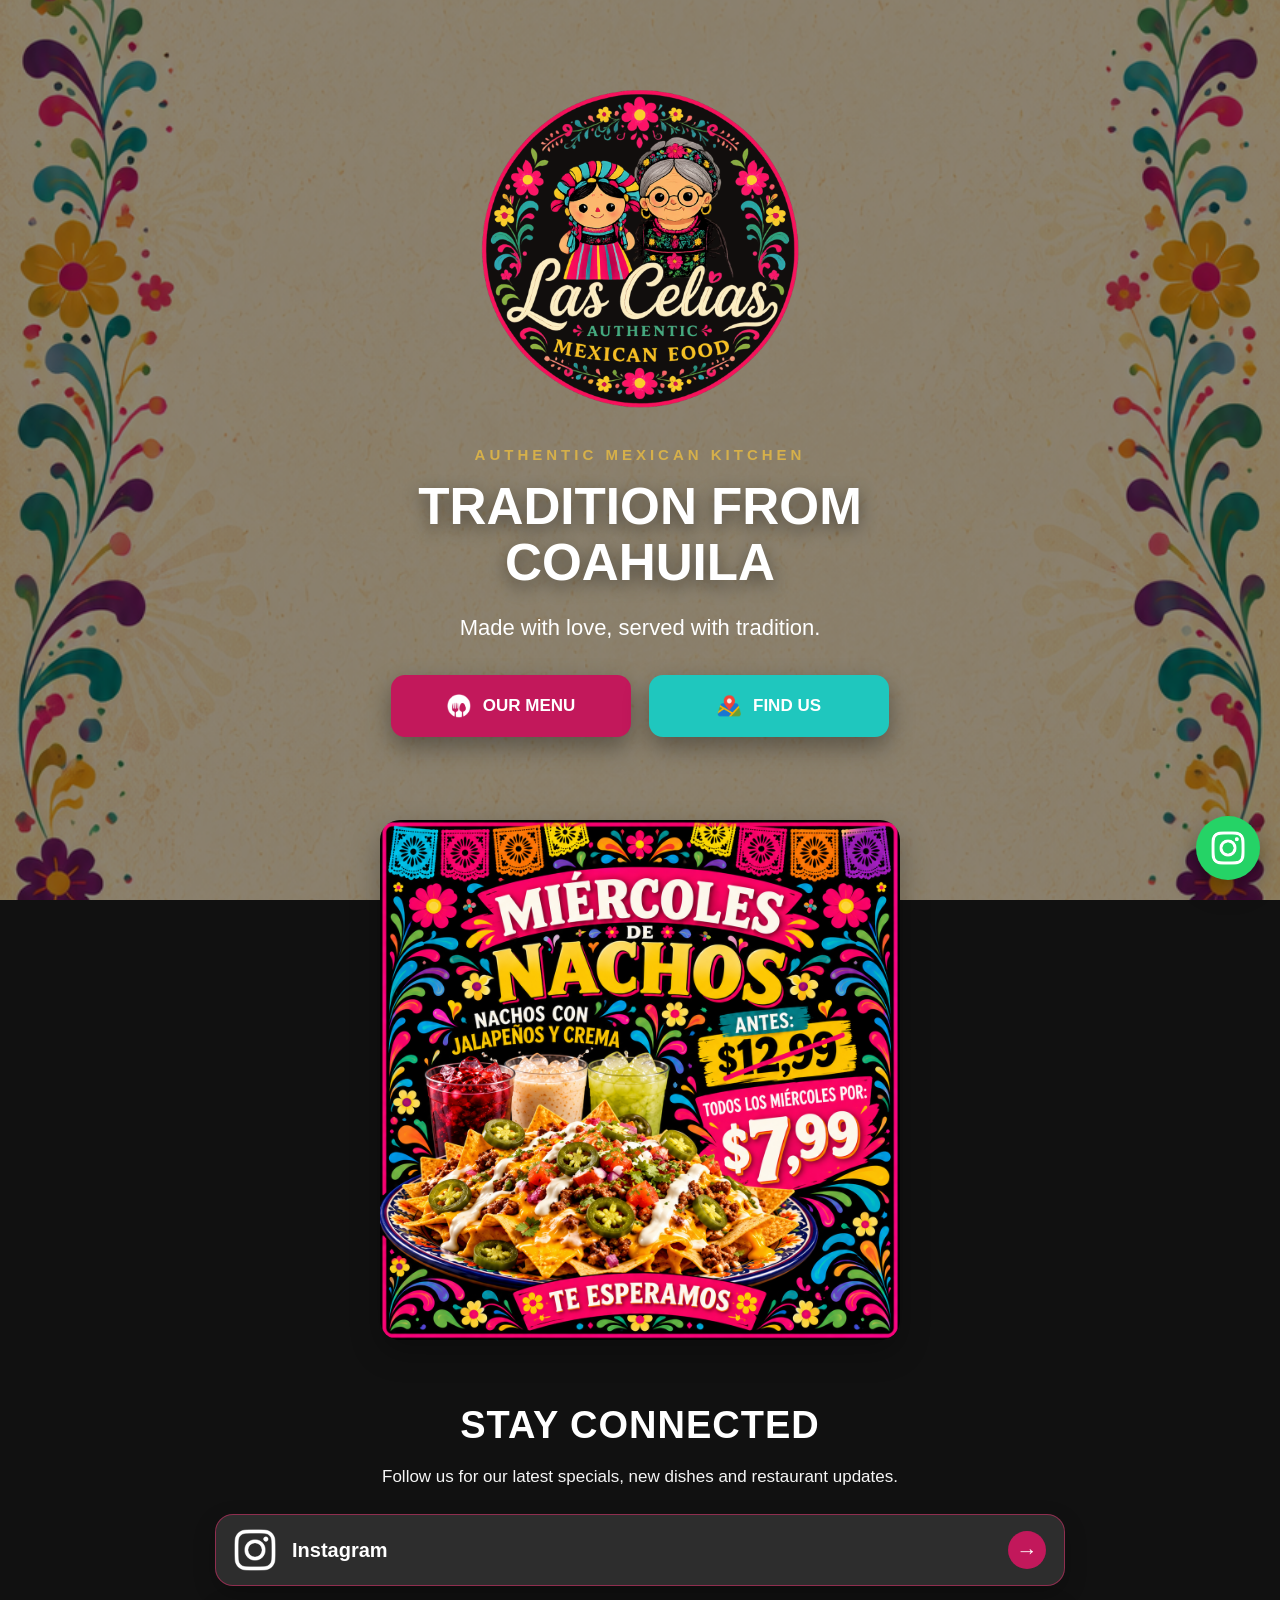
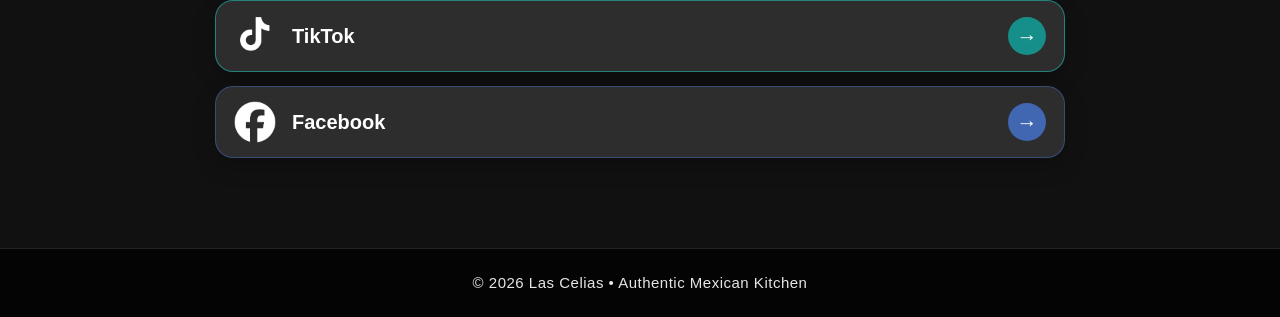
<file: index.html>
<!DOCTYPE html>
<html lang="en">

<head>

    <meta charset="UTF-8">
    <meta name="viewport" content="width=device-width, initial-scale=1.0">

    <title>Las Celias | Authentic Mexican Kitchen</title>

    <link rel="stylesheet" href="css/style.css?v=3">

</head>

<body>

    <!-- Background -->

    <div class="background"></div>
    <div class="overlay"></div>

    <!-- Hero -->

    <section class="hero">

        <div class="hero-content">

            <!-- Logo -->

            <img
                src="images/logo/logo.png"
                alt="Las Celias Logo"
                class="logo">

            <!-- Subtitle -->

            <p class="subtitle">
                AUTHENTIC MEXICAN KITCHEN
            </p>

            <!-- Title -->

            <h1>
                Tradition from Coahuila
            </h1>

            <!-- Description -->

            <p class="description">
                Made with love, served with tradition.
            </p>

            <!-- Main Buttons -->

            <div class="main-buttons">

                <a href="menu.html" class="btn btn-menu">

                    <img
                        src="images/icons/menu.png"
                        alt="Menu">

                    <span>OUR MENU</span>

                </a>

                <a
                    href="https://g.page/r/Cdu9LqapEBbkEAE/review"
                    target="_blank"
                    class="btn btn-location">

                    <img
                        src="images/icons/ubicacion.png"
                        alt="Location">

                    <span>FIND US</span>

                </a>

            </div>

        </div>

       </section>


    <!-- =========================
         WEDNESDAY PROMOTION
    ========================== -->

    <section class="promo-section">

        <div class="promo-home">

            <img
                src="images/promo.png"
                alt="Wednesday Nachos Promotion at Las Celias">

        </div>

    </section>


    <!-- Social Section -->

    <section class="social-section">

        <h2>STAY CONNECTED</h2>

        <p>
            Follow us for our latest specials,
            new dishes and restaurant updates.
        </p>

        <div class="social-grid">

            <!-- Instagram -->

            <a
                href="https://www.instagram.com/lasceliasfood?utm_source=qr&igsh=aXdlNWFkeHdwbzZv"
                target="_blank"
                class="social-card instagram">

                <img
                    src="images/icons/instagram.png"
                    alt="Instagram">

                <h3>Instagram</h3>

                <p>
                    Discover our newest dishes,
                    promotions and daily moments.
                </p>

            </a>

            <!-- TikTok -->

            <a
                href="https://www.tiktok.com/@lasceliasfood?_r=1&_t=ZT-98HseMUjzkz"
                target="_blank"
                class="social-card tiktok">

                <img
                    src="images/icons/tiktok.png"
                    alt="TikTok">

                <h3>TikTok</h3>

                <p>
                    Watch behind-the-scenes videos,
                    recipes and customer favorites.
                </p>

            </a>

            <!-- Facebook -->

            <a
                href="https://www.facebook.com/share/1J8TB7nhDu/"
                target="_blank"
                class="social-card facebook">

                <img
                    src="images/icons/facebook.png"
                    alt="Facebook">

                <h3>Facebook</h3>

                <p>
                    Stay updated with events,
                    announcements and special offers.
                </p>

            </a>

        </div>

    </section>

    <!-- Floating WhatsApp -->

    <a
        href="https://wa.link/c3nqoa"
        target="_blank"
        class="whatsapp-button"
        aria-label="WhatsApp">

        <img
            src="images/icons/whatsapp.png"
            alt="WhatsApp">

    </a>

    <!-- Footer -->

    <footer>

        <p>
            © 2026 Las Celias • Authentic Mexican Kitchen
        </p>

    </footer>

</body>

</html>
</file>
<file: css/style.css>
/* ==========================================================
   LAS CELIAS
   AUTHENTIC MEXICAN KITCHEN
   MAIN STYLESHEET
========================================================== */

/* =========================
   RESET
========================= */

*{
    margin:0;
    padding:0;
    box-sizing:border-box;
}

html{
    scroll-behavior:smooth;
}

body{
    font-family:Arial, Helvetica, sans-serif;
    color:#ffffff;
    background:#111;
    overflow-x:hidden;
    line-height:1.6;
}

/* =========================
   BACKGROUND
========================= */

.background{
    position:fixed;
    inset:0;
    background-image:url("../images/background/fondo.webp");
    background-repeat:no-repeat;
    background-size:cover;
    background-position:52% center;
    z-index:-2;
}

.overlay{
    position:fixed;
    inset:0;
    background:rgba(0,0,0,.45);
    z-index:-1;
}

/* =========================
   HERO
========================= */

.hero{
    width:100%;
    min-height:90vh;
    display:flex;
    justify-content:center;
    align-items:center;
    text-align:center;
    padding:35px 20px 25px;
    position:relative;
}

.hero-content{
    width:100%;
    max-width:720px;
    margin:auto;
    position:relative;
    z-index:2;
}

/* =========================
   LOGO
========================= */

.logo{
    display:block;
    width:340px;
    max-width:90%;
    margin:0 auto 20px;
}

/* =========================
   SUBTITLE
========================= */

.subtitle{
    color:#D6B04A;
    font-size:15px;
    letter-spacing:4px;
    text-transform:uppercase;
    margin-bottom:12px;
    font-weight:600;
}

/* =========================
   TITLE
========================= */

.hero h1{
    font-size:3.2rem;
    font-weight:800;
    line-height:1.1;
    text-transform:uppercase;
    margin-bottom:18px;
    text-shadow:0 6px 18px rgba(0,0,0,.45);
}

/* =========================
   DESCRIPTION
========================= */

.description{
    max-width:620px;
    margin:0 auto 30px;
    font-size:22px;
    color:#fff;
}

/* =========================
   MAIN BUTTONS
========================= */

.main-buttons{
    display:flex;
    justify-content:center;
    align-items:center;
    flex-wrap:wrap;
    gap:18px;
    margin-top:10px;
}

/* =========================
   BUTTON BASE
========================= */

.btn{
    display:flex;
    align-items:center;
    justify-content:center;
    gap:12px;

    width:240px;
    height:62px;

    border-radius:14px;

    text-decoration:none;
    color:#fff;

    font-size:17px;
    font-weight:700;

    transition:all .30s ease;

    box-shadow:0 10px 25px rgba(0,0,0,.35);
}

.btn img{
    width:24px;
    height:24px;
    object-fit:contain;
}

.btn:hover{
    transform:translateY(-4px);
}

/* =========================
   MENU BUTTON
========================= */

.btn-menu{
     background:#C2185B;
}

.btn-menu:hover{
     background:#C2185B;
}

/* =========================
   LOCATION BUTTON
========================= */

.btn-location{
    background:#1fc7be;
}

.btn-location:hover{
    background:#1fc7be;
}

/* =========================
   SOCIAL SECTION
========================= */

/* =========================
   REDES SOCIALES
   DISEÑO MÁS LIGERO
========================= */

.social-section {
    width: 100%;
    max-width: 1100px;
    margin: 0 auto;
    padding: 25px 20px 45px;
    text-align: center;
}

.social-section h2 {
    font-size: 38px;
    font-weight: 800;
    text-transform: uppercase;
    margin-bottom: 8px;
    letter-spacing: 1px;
}

.social-section > p {
    max-width: 650px;
    margin: 0 auto 25px;
    font-size: 17px;
    line-height: 1.5;
    color: #f5f5f5;
}

/* CONTENEDOR */
.social-grid {
    display: flex;
    flex-direction: column;
    gap: 14px;
    max-width: 850px;
    margin: 0 auto;
}

/* BOTÓN / TARJETA */
.social-card {
    display: flex;
    align-items: center;
    gap: 16px;

    width: 100%;
    min-height: 92px;

    padding: 15px 20px;

    border-radius: 18px;
    text-decoration: none;
    color: #fff;

    background: rgba(255,255,255,.12);
    backdrop-filter: blur(10px);

    border: 1px solid rgba(255,255,255,.28);

    box-shadow: 0 8px 22px rgba(0,0,0,.22);

    transition: transform .25s ease,
                background .25s ease,
                box-shadow .25s ease;
}

/* ICONO */
.social-card img {
    width: 48px;
    height: 48px;
    object-fit: contain;
    flex-shrink: 0;
}

/* TEXTO */
.social-card h3 {
    margin: 0 0 3px;
    font-size: 20px;
    font-weight: 700;
    text-align: left;
}

.social-card p {
    margin: 0;
    font-size: 14px;
    line-height: 1.35;
    color: rgba(255,255,255,.88);
    text-align: left;
}

/* FLECHA */
.social-card::after {
    content: "→";
    margin-left: auto;

    width: 38px;
    height: 38px;

    display: flex;
    align-items: center;
    justify-content: center;

    border-radius: 50%;

    font-size: 21px;
    font-weight: 700;

    background: rgba(255,255,255,.18);
    color: #fff;

    flex-shrink: 0;
}

/* COLORES SUTILES */
.social-card.instagram {
    border-color: rgba(225,48,108,.55);
}

.social-card.instagram::after {
    background: #C2185B;
}

.social-card.tiktok {
    border-color: rgba(31,199,190,.55);
}

.social-card.tiktok::after {
    background: #168F8A;
}

.social-card.facebook {
    border-color: rgba(66,103,178,.55);
}

.social-card.facebook::after {
    background: #4267B2;
}

/* EFECTO AL PASAR EL MOUSE */
.social-card:hover {
    transform: translateY(-3px);
    background: rgba(255,255,255,.18);
    box-shadow: 0 12px 28px rgba(0,0,0,.30);
}

/* =========================
   CELULAR
========================= */

@media (max-width: 768px) {

    .social-section {
        padding: 20px 20px 35px;
    }

    .social-section h2 {
        font-size: 30px;
    }

    .social-section > p {
        font-size: 15px;
        margin-bottom: 20px;
    }

    .social-grid {
        gap: 12px;
    }

    .social-card {
        min-height: 78px;
        padding: 12px 15px;
        gap: 13px;
        border-radius: 16px;
    }

    .social-card img {
        width: 40px;
        height: 40px;
    }

    .social-card h3 {
        font-size: 18px;
    }

    .social-card p {
        font-size: 12px;
        line-height: 1.3;
    }

    .social-card::after {
        width: 32px;
        height: 32px;
        font-size: 18px;
    }
}

/* CELULARES PEQUEÑOS */
@media (max-width: 480px) {

    .social-section {
        padding-left: 15px;
        padding-right: 15px;
    }

    .social-card {
        min-height: 74px;
        padding: 10px 12px;
    }

    .social-card img {
        width: 36px;
        height: 36px;
    }

    .social-card h3 {
        font-size: 17px;
    }

    .social-card p {
        font-size: 11.5px;
    }

    .social-card::after {
        width: 30px;
        height: 30px;
        font-size: 17px;
    }
}

/* =========================
   HOVER COLORS
========================= */

.instagram:hover{
    border-color:#E1306C;
}

.tiktok:hover{
    border-color:#25F4EE;
}

.facebook:hover{
    border-color:#1877F2;
}

/* =========================
   FLOATING WHATSAPP
========================= */

.whatsapp-button{
    position:fixed;
    right:20px;
    bottom:20px;

    width:64px;
    height:64px;

    border-radius:50%;
    background:#25D366;

    display:flex;
    justify-content:center;
    align-items:center;

    box-shadow:0 10px 25px rgba(0,0,0,.35);

    z-index:9999;

    transition:.30s;
}

.whatsapp-button:hover{
    transform:scale(1.08);
    background:#1EBE5D;
}

.whatsapp-button img{
    width:34px;
    height:34px;
}

/* =========================
   FOOTER
========================= */

footer{
    margin-top:45px;
    padding:22px 20px;
    text-align:center;

    background:rgba(0,0,0,.75);
    border-top:1px solid rgba(255,255,255,.12);
}

footer p{
    font-size:15px;
    color:#e6e6e6;
    letter-spacing:.5px;
}

/* ==========================================================
   RESPONSIVE
========================================================== */

/* =========================
   TABLET
========================= */

@media (max-width:992px){

    .hero{
        min-height:85vh;
        padding:30px 20px;
    }

    .logo{
        width:300px;
    }

    .hero h1{
        font-size:2.8rem;
    }

    .description{
        font-size:20px;
    }

    .social-section{
        padding:20px 20px 35px;
    }

}

/* =========================
   MOBILE
========================= */

@media (max-width:768px){

    .background{
        background-position:52% center;
    }

    .hero{
        min-height:auto;
        padding:20px 18px 15px;
    }

    .hero-content{
        max-width:100%;
    }

    .logo{
        width:240px;
        margin-bottom:15px;
    }

    .subtitle{
        font-size:13px;
        letter-spacing:2px;
    }

    .hero h1{
        font-size:2rem;
        margin-bottom:12px;
    }

    .description{
        font-size:17px;
        margin-bottom:25px;
    }

    .main-buttons{
        flex-direction:column;
        gap:12px;
    }

    .btn{
        width:100%;
        max-width:320px;
        height:58px;
        font-size:16px;
    }

    .social-section{
        padding:15px 18px 30px;
    }

    .social-section h2{
        font-size:30px;
    }

    .social-section > p{
        font-size:16px;
        margin-bottom:20px;
    }

    .social-grid{
        gap:16px;
    }

    .social-card{
        padding:22px 18px;
    }

    .social-card img{
        width:50px;
        height:50px;
    }

    .social-card h3{
        font-size:20px;
    }

    .social-card p{
        font-size:14px;
    }

    .whatsapp-button{
        width:60px;
        height:60px;
        right:16px;
        bottom:16px;
    }

    .whatsapp-button img{
        width:30px;
        height:30px;
    }

    footer{
        margin-top:30px;
        padding:18px 15px;
    }

}

/* =========================
   PROMO - MISMO ANCHO QUE LAS TARJETAS
========================= */

.promo-section {
    width: 100%;
    padding: 10px 30px 30px;
    display: flex;
    justify-content: center;
}

.promo-home {
    width: 100%;
    max-width: 520px;
}

.promo-home img {
    display: block;
    width: 100%;
    height: auto;
    margin: 0 auto;
    border-radius: 20px;
    box-shadow: 0 12px 30px rgba(0,0,0,.28);
}

/* CELULAR */
@media (max-width: 768px) {
    .promo-section {
        padding: 10px 30px 30px;
    }

    .promo-home {
        width: 100%;
        max-width: none;
    }

    .promo-home img {
        width: 100%;
        height: auto;
        border-radius: 20px;
    }
}

/* CELULAR PEQUEÑO */
@media (max-width: 480px) {
    .promo-section {
        padding: 10px 30px 30px;
    }

    .promo-home img {
        width: 100%;
        height: auto;
        border-radius: 18px;
    }
}

/* =========================
   REDES - SIN DESCRIPCIONES
========================= */

.social-card {
    min-height: 72px;
    padding: 12px 18px;
}

.social-card p {
    display: none;
}

.social-card h3 {
    margin: 0;
    font-size: 20px;
    font-weight: 700;
    text-align: left;
}

.social-card img {
    width: 42px;
    height: 42px;
}

@media (max-width: 480px) {

    .social-card {
        min-height: 68px;
        padding: 10px 14px;
    }

    .social-card img {
        width: 38px;
        height: 38px;
    }

    .social-card h3 {
        font-size: 18px;
    }
}
</file>
